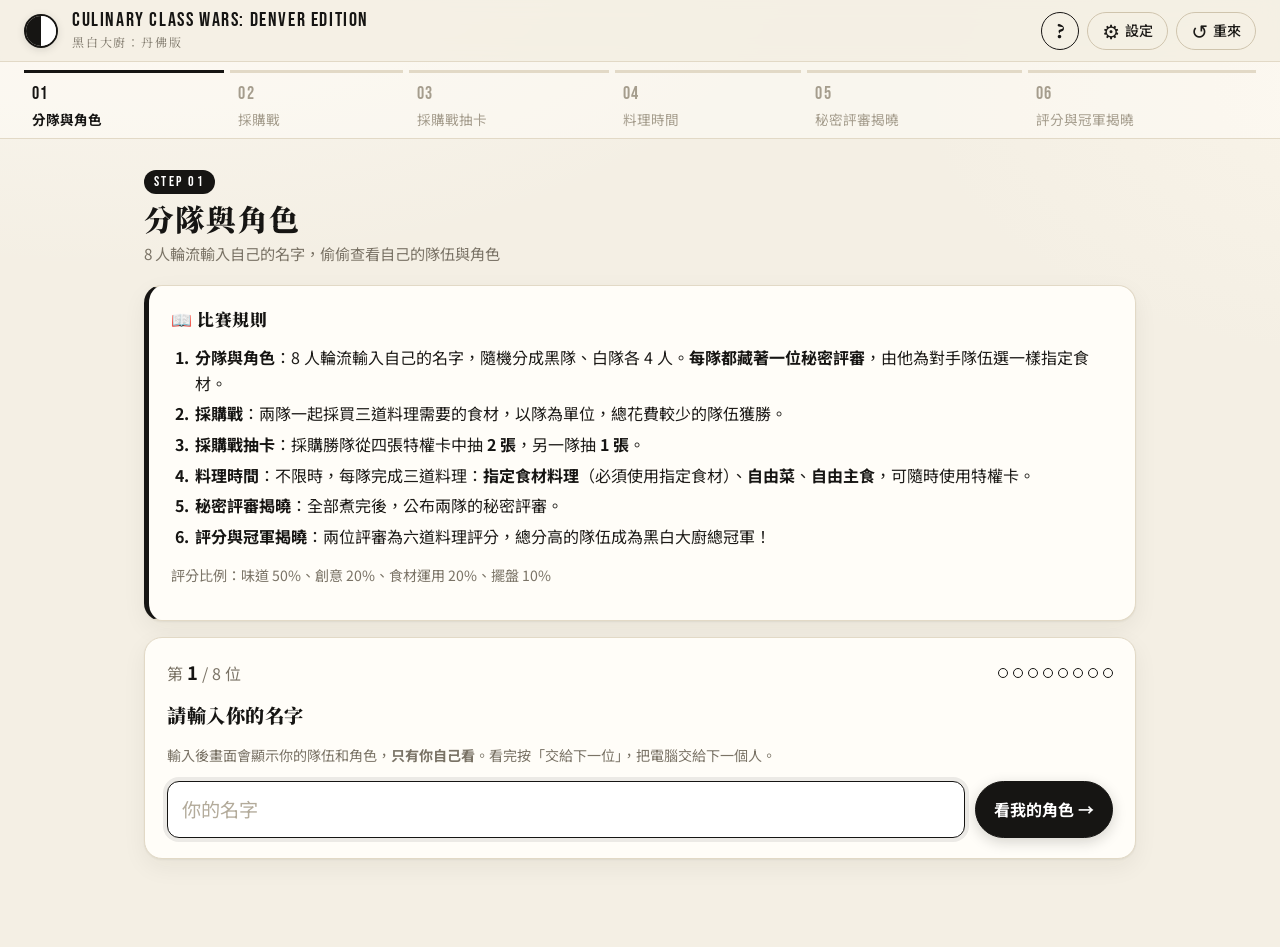
<file: index.html>
<!doctype html>
<html lang="zh-Hant">
<head>
  <meta charset="utf-8">
  <meta name="viewport" content="width=device-width, initial-scale=1">
  <title>Culinary Class Wars: Denver Edition</title>
  <link rel="preconnect" href="https://fonts.googleapis.com">
  <link rel="preconnect" href="https://fonts.gstatic.com" crossorigin>
  <link href="https://fonts.googleapis.com/css2?family=Noto+Sans+TC:wght@400;500;700;900&family=Noto+Serif+TC:wght@700;900&family=Bebas+Neue&display=swap" rel="stylesheet">
  <link rel="stylesheet" href="style.css?v=12">
</head>
<body>
  <header class="topbar">
    <div class="brand">
      <span class="brand-mark"><i class="b"></i><i class="w"></i></span>
      <div>
        <div class="brand-en">CULINARY CLASS WARS: DENVER EDITION</div>
        <div class="brand-zh">黑白大廚：丹佛版</div>
      </div>
    </div>
    <div class="top-actions">
      <button class="ghost help" id="btn-rules" title="規則說明">?</button>
      <button class="ghost" id="btn-settings" title="設定"><span class="ico">⚙</span>設定</button>
      <button class="ghost" id="btn-reset" title="重新開始"><span class="ico">↺</span>重來</button>
    </div>
  </header>

  <nav class="stepper" id="stepper"></nav>

  <main id="app"></main>

  <dialog id="settings">
    <form method="dialog" class="settings-form" id="settings-form"></form>
  </dialog>

  <dialog id="rules">
    <div class="settings-form rules-dialog" id="rules-body"></div>
  </dialog>

  <script src="app.js?v=12"></script>
  <script>
    if ('serviceWorker' in navigator) navigator.serviceWorker.register('sw.js').catch(() => {});
  </script>
</body>
</html>
</file>
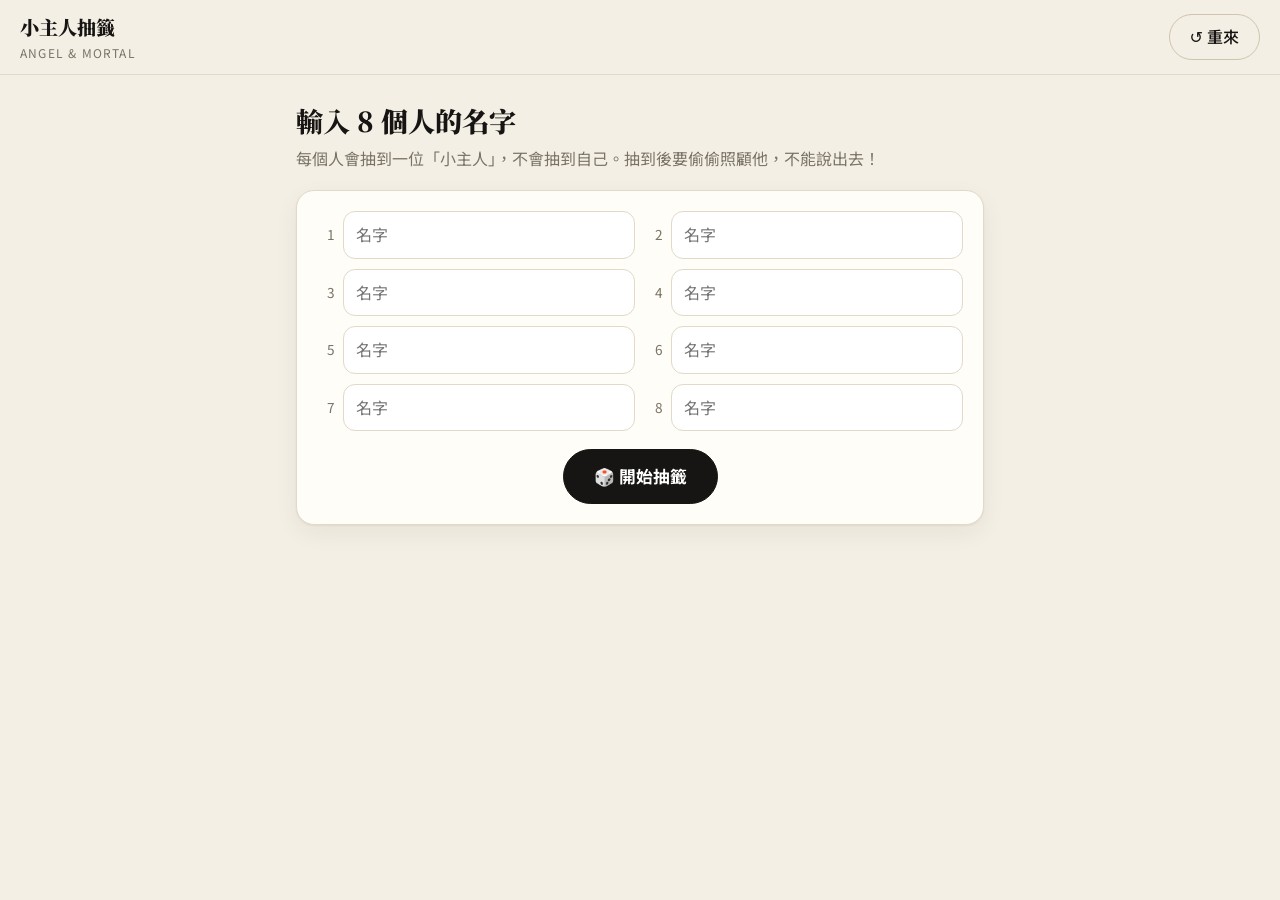
<file: little-master.html>
<!doctype html>
<html lang="zh-Hant">
<head>
  <meta charset="utf-8">
  <meta name="viewport" content="width=device-width, initial-scale=1">
  <title>Angel &amp; Mortal</title>
  <link rel="preconnect" href="https://fonts.googleapis.com">
  <link rel="preconnect" href="https://fonts.gstatic.com" crossorigin>
  <link href="https://fonts.googleapis.com/css2?family=Noto+Sans+TC:wght@400;500;700;900&family=Noto+Serif+TC:wght@700;900&display=swap" rel="stylesheet">
  <style>
    :root {
      --bg: #f4efe4; --panel: #fffdf8; --panel-2: #f8f4ea; --line: #e2d9c6; --line-strong: #cfc4ad;
      --ink: #161513; --white: #fff; --muted: #7a7366; --red: #c0392b;
      --serif: "Noto Serif TC", serif; --sans: "Noto Sans TC", system-ui, sans-serif;
      --shadow: 0 1px 2px rgba(40,32,16,.06), 0 8px 24px rgba(40,32,16,.06);
    }
    * { box-sizing: border-box; }
    html, body { margin: 0; }
    body { background: var(--bg); color: var(--ink); font-family: var(--sans); line-height: 1.6; min-height: 100vh; -webkit-font-smoothing: antialiased; }
    button, input { font: inherit; color: inherit; }
    button { cursor: pointer; border: 1.5px solid var(--line-strong); background: var(--panel); border-radius: 999px; padding: 9px 20px; font-weight: 500; transition: transform .1s, border-color .15s; }
    button:hover:not(:disabled) { border-color: var(--ink); }
    button:active:not(:disabled) { transform: scale(.97); }
    button:disabled { opacity: .35; cursor: not-allowed; }
    button.primary { background: var(--ink); color: var(--white); border-color: var(--ink); font-weight: 700; }
    button.big { padding: 13px 30px; font-size: 1.05rem; }
    button.ghost { background: transparent; }
    input[type=text] { width: 100%; background: var(--white); border: 1.5px solid var(--line); border-radius: 12px; padding: 10px 12px; outline: none; }
    input[type=text]:focus { border-color: var(--ink); box-shadow: 0 0 0 4px rgba(22,21,19,.08); }

    header { display: flex; justify-content: space-between; align-items: center; padding: 12px 20px; border-bottom: 1px solid var(--line); }
    header .t { font-family: var(--serif); font-weight: 900; font-size: 1.2rem; }
    header .t small { display: block; font-family: var(--sans); font-weight: 400; font-size: .75rem; color: var(--muted); letter-spacing: .1em; }
    main { max-width: 720px; margin: 0 auto; padding: 24px 16px 60px; }
    h1 { font-family: var(--serif); font-weight: 900; font-size: 1.7rem; margin: 0 0 4px; }
    .lead { color: var(--muted); margin: 0 0 18px; }
    .card { background: var(--panel); border: 1px solid var(--line); border-radius: 18px; padding: 20px; box-shadow: var(--shadow); margin-bottom: 16px; }
    .names { display: grid; grid-template-columns: 1fr 1fr; gap: 10px; }
    .names label { display: flex; align-items: center; gap: 8px; }
    .names span { width: 18px; text-align: right; color: var(--muted); font-size: .85rem; flex: none; }
    .actions { display: flex; justify-content: center; gap: 10px; flex-wrap: wrap; margin-top: 18px; }
    .error { color: var(--red); margin-top: 10px; text-align: center; }
    .who { display: grid; grid-template-columns: repeat(2, 1fr); gap: 12px; }
    .who button { padding: 18px 10px; border-radius: 16px; font-family: var(--serif); font-weight: 900; font-size: 1.15rem; position: relative; }
    .who button.done { background: var(--panel-2); color: var(--muted); font-weight: 700; }
    .who button.done::after { content: "已抽 ✓"; display: block; font-family: var(--sans); font-size: .75rem; font-weight: 500; }
    .progress { text-align: center; color: var(--muted); margin-bottom: 14px; }
    .progress b { color: var(--ink); }

    .reveal { position: fixed; inset: 0; z-index: 10; background: radial-gradient(circle at 50% 25%, #34312c, var(--ink) 70%); color: var(--white);
      display: flex; align-items: center; justify-content: center; padding: 24px; text-align: center; animation: fade .3s ease both; }
    @keyframes fade { from { opacity: 0; } to { opacity: 1; } }
    .reveal .box { max-width: 440px; width: 100%; }
    .reveal .hi { font-family: var(--serif); font-size: 1.1rem; opacity: .75; }
    .envelope { margin: 24px auto; width: 100%; max-width: 340px; aspect-ratio: 4/3; border-radius: 20px; border: 2px dashed rgba(255,255,255,.45);
      display: flex; flex-direction: column; align-items: center; justify-content: center; cursor: pointer; transition: background .2s; }
    .envelope:hover { background: rgba(255,255,255,.06); }
    .envelope .q { font-family: var(--serif); font-weight: 900; font-size: 4rem; line-height: 1; }
    .envelope.open { cursor: default; border-style: solid; background: var(--white); color: var(--ink); animation: pop .5s cubic-bezier(.2,.8,.2,1) both; }
    @keyframes pop { from { transform: scale(.9); opacity: 0; } to { transform: none; opacity: 1; } }
    .envelope .label { font-size: .9rem; opacity: .7; }
    .envelope .name { font-family: var(--serif); font-weight: 900; font-size: clamp(2.4rem, 12vw, 3.6rem); line-height: 1.2; margin-top: 4px; }
    .reveal .tip { opacity: .7; font-size: .9rem; }
    .reveal button.primary { background: var(--white); color: var(--ink); border-color: var(--white); width: 100%; max-width: 340px; }
    .note { color: var(--muted); font-size: .85rem; text-align: center; margin-top: 8px; }
    @media (max-width: 480px) { .names { grid-template-columns: 1fr; } }
  </style>
</head>
<body>
  <header>
    <div class="t">小主人抽籤<small>ANGEL &amp; MORTAL</small></div>
    <button class="ghost" onclick="App.reset()">↺ 重來</button>
  </header>
  <main id="app"></main>

  <script>
  (() => {
    'use strict';
    const KEY = 'little-master-v1';
    const N = 8;
    const $ = (s) => document.querySelector(s);
    const esc = (s) => String(s ?? '').replace(/[&<>"']/g, (c) => ({ '&': '&amp;', '<': '&lt;', '>': '&gt;', '"': '&quot;', "'": '&#39;' }[c]));
    const rand = (n) => { try { return crypto.getRandomValues(new Uint32Array(1))[0] % n; } catch (e) { return Math.floor(Math.random() * n); } };

    // Random derangement: nobody gets themselves.
    function derange(n) {
      while (true) {
        const a = [...Array(n).keys()];
        for (let i = n - 1; i > 0; i--) { const j = rand(i + 1); [a[i], a[j]] = [a[j], a[i]]; }
        if (a.every((v, i) => v !== i)) return a;
      }
    }

    const fresh = () => ({ names: Array(N).fill(''), target: null, seen: [], showing: null, opened: false });
    let s;
    try { s = Object.assign(fresh(), JSON.parse(localStorage.getItem(KEY)) || {}); } catch (e) { s = fresh(); }
    const save = () => { try { localStorage.setItem(KEY, JSON.stringify(s)); } catch (e) {} };
    let error = '';

    function render() {
      const app = $('#app');
      if (!s.target) {
        app.innerHTML = `
          <h1>輸入 8 個人的名字</h1>
          <p class="lead">每個人會抽到一位「小主人」，不會抽到自己。抽到後要偷偷照顧他，不能說出去！</p>
          <div class="card">
            <div class="names">
              ${s.names.map((n, i) => `<label><span>${i + 1}</span><input type="text" value="${esc(n)}" placeholder="名字" oninput="App.setName(${i}, this.value)"></label>`).join('')}
            </div>
            ${error ? `<div class="error">${esc(error)}</div>` : ''}
            <div class="actions"><button class="primary big" onclick="App.start()">🎲 開始抽籤</button></div>
          </div>`;
        return;
      }
      const done = s.seen.filter(Boolean).length;
      app.innerHTML = `
        <h1>點自己的名字抽小主人</h1>
        <p class="lead">一次一個人看畫面，看完按「我記住了」再交給下一位。</p>
        <div class="card">
          <div class="progress">已抽 <b>${done}</b> / ${N} 人</div>
          <div class="who">
            ${s.names.map((n, i) => `<button class="${s.seen[i] ? 'done' : ''}" onclick="App.open(${i})">${esc(n)}</button>`).join('')}
          </div>
          ${done === N ? `<p class="note">🎉 全部抽完了！忘記的人可以點自己的名字再看一次。</p>` : ''}
        </div>
        ${s.showing !== null ? revealHtml(s.showing) : ''}`;
    }

    function revealHtml(i) {
      return `
        <div class="reveal">
          <div class="box">
            <div class="hi">${esc(s.names[i])}，你的小主人是</div>
            ${s.opened
              ? `<div class="envelope open"><div class="label">小主人</div><div class="name">${esc(s.names[s.target[i]])}</div></div>
                 <p class="tip">記好了嗎？不要讓任何人知道喔 🤫</p>
                 <button class="primary big" onclick="App.close()">我記住了，交給下一位</button>`
              : `<div class="envelope" onclick="App.flip()"><div class="q">?</div><div class="label">點一下打開</div></div>
                 <p class="tip">確認旁邊沒人在偷看</p>
                 <button class="ghost" style="color:#fff;border-color:rgba(255,255,255,.4)" onclick="App.close()">不是我，返回</button>`}
          </div>
        </div>`;
    }

    window.App = {
      setName(i, v) { s.names[i] = v; error = ''; save(); },   // no re-render: keeps Chinese IME input intact
      start() {
        const names = s.names.map((n) => n.trim());
        if (names.some((n) => !n)) { error = '請填滿 8 個名字'; render(); return; }
        if (new Set(names).size !== N) { error = '有重複的名字，請修改'; render(); return; }
        s.names = names; s.target = derange(N); s.seen = Array(N).fill(false); s.showing = null; s.opened = false;
        save(); render();
      },
      open(i) {
        if (s.seen[i] && !confirm(`${s.names[i]} 已經抽過了，確定是本人要再看一次嗎？`)) return;
        s.showing = i; s.opened = false; save(); render();
      },
      flip() { s.opened = true; s.seen[s.showing] = true; save(); render(); },
      close() { s.showing = null; s.opened = false; save(); render(); },
      reset() {
        if (!confirm('確定要清除名單和抽籤結果，重新開始嗎？')) return;
        s = fresh(); error = ''; save(); render();
      },
    };

    render();
  })();
  </script>
</body>
</html>
</file>
<file: style.css>
/* =========================================================
   Culinary Class Wars: Denver Edition — cream & ink theme
   ========================================================= */
:root {
  --bg: #f4efe4;          /* cream page */
  --bg-2: #ede6d6;        /* slightly deeper cream */
  --panel: #fffdf8;       /* card paper */
  --panel-2: #f8f4ea;     /* inner paper */
  --line: #e2d9c6;
  --line-strong: #cfc4ad;
  --ink: #161513;         /* black */
  --ink-2: #2b2925;
  --text: #1d1b18;
  --muted: #7a7366;
  --white: #ffffff;
  --warn: #b7791f;
  --red: #c0392b;
  --radius: 18px;
  --radius-sm: 12px;
  --shadow: 0 1px 2px rgba(40, 32, 16, .06), 0 8px 24px rgba(40, 32, 16, .06);
  --shadow-lg: 0 2px 4px rgba(40, 32, 16, .08), 0 18px 40px rgba(40, 32, 16, .12);
  --serif: "Noto Serif TC", "Songti TC", serif;
  --sans: "Noto Sans TC", system-ui, -apple-system, sans-serif;
  --display: "Bebas Neue", "Noto Sans TC", sans-serif;
}

* { box-sizing: border-box; }
html { font-size: 100%; }              /* 16px base on desktop */
html, body { margin: 0; }
body {
  background:
    radial-gradient(1200px 600px at 10% -10%, #fbf8f1 0%, transparent 60%),
    radial-gradient(900px 500px at 110% 10%, #f9f4e9 0%, transparent 55%),
    var(--bg);
  background-attachment: fixed;
  color: var(--text);
  font-family: var(--sans);
  min-height: 100vh;
  line-height: 1.6;
  -webkit-font-smoothing: antialiased;
}

button, input, textarea { font: inherit; color: inherit; }

/* ---------- Buttons ---------- */
button {
  cursor: pointer;
  border: 1.5px solid var(--line-strong);
  background: var(--panel);
  border-radius: 999px;
  padding: 8px 18px;
  font-weight: 500;
  transition: background .15s, border-color .15s, color .15s, transform .1s, box-shadow .15s;
}
button:hover:not(:disabled) { border-color: var(--ink); }
button:active:not(:disabled) { transform: scale(.97); }
button:disabled { opacity: .35; cursor: not-allowed; }
button.primary, button.gold {
  background: var(--ink); color: var(--white); border-color: var(--ink); font-weight: 700;
  box-shadow: 0 4px 14px rgba(22, 21, 19, .18);
}
button.primary:hover:not(:disabled), button.gold:hover:not(:disabled) { background: var(--ink-2); box-shadow: 0 6px 18px rgba(22, 21, 19, .25); }
button.ghost { background: transparent; }
button.danger { color: var(--red); border-color: transparent; }
button.danger:hover:not(:disabled) { border-color: var(--red); }
button.big { padding: 12px 28px; font-size: 1rem; letter-spacing: .02em; }

input[type=text], input[type=number], textarea {
  background: var(--white);
  border: 1.5px solid var(--line);
  border-radius: var(--radius-sm);
  padding: 9px 12px;
  width: 100%;
  outline: none;
  transition: border-color .15s, box-shadow .15s;
}
input::placeholder, textarea::placeholder { color: #b3ab9b; }
input:focus, textarea:focus { border-color: var(--ink); box-shadow: 0 0 0 4px rgba(22, 21, 19, .08); }

/* ---------- Top bar ---------- */
.topbar {
  display: flex; align-items: center; justify-content: space-between; gap: 12px;
  padding: 10px 24px;
  border-bottom: 1px solid var(--line);
  position: sticky; top: 0; z-index: 10;
  background: rgba(244, 239, 228, .88);
  backdrop-filter: saturate(1.2) blur(10px);
}
.brand { display: flex; align-items: center; gap: 14px; }
.brand-mark {
  display: flex; width: 34px; height: 34px; border-radius: 50%; overflow: hidden;
  border: 2px solid var(--ink); box-shadow: 0 2px 8px rgba(0, 0, 0, .12); flex: none;
}
.brand-mark i { flex: 1; }
.brand-mark .b { background: var(--ink); }
.brand-mark .w { background: var(--white); }
.brand-en { font-family: var(--display); font-size: 1.25rem; letter-spacing: .08em; line-height: 1; color: var(--ink); }
.brand-zh { font-family: var(--serif); font-size: .75rem; color: var(--muted); letter-spacing: .15em; margin-top: 2px; }
.top-actions { display: flex; gap: 8px; align-items: center; }
.top-actions button { white-space: nowrap; padding: 6px 14px; font-size: .88rem; display: inline-flex; align-items: center; gap: 5px; height: 38px; }
.top-actions .ico { font-size: 1.25rem; line-height: 1; }
button.help {
  width: 38px; height: 38px; padding: 0; border-radius: 50%; justify-content: center;
  font-family: var(--serif); font-weight: 900; font-size: 1.15rem;
  border-color: var(--ink); color: var(--ink);
}
button.help:hover:not(:disabled) { background: var(--ink); color: var(--white); }

/* ---------- Stepper ---------- */
.stepper {
  display: flex; gap: 6px; overflow-x: auto;
  padding: 8px 24px 6px; border-bottom: 1px solid var(--line);
  scrollbar-width: none; background: rgba(255, 253, 248, .45);
}
.stepper::-webkit-scrollbar { display: none; }
.stepper .s {
  flex: 1 0 auto; min-width: 112px;
  font-size: .85rem; color: #a59d8d;
  padding: 6px 8px 2px; border-top: 3px solid var(--line);
  white-space: nowrap; transition: color .2s, border-color .2s;
}
.stepper .s b { display: block; font-family: var(--display); font-size: 1.15rem; letter-spacing: .08em; font-weight: 400; }
.stepper .s.done { border-color: #9b927f; color: var(--muted); }
.stepper .s.done:hover { color: var(--ink); }
.stepper .s.active { border-color: var(--ink); color: var(--ink); font-weight: 700; }

/* ---------- Layout ---------- */
main { max-width: 1040px; margin: 0 auto; padding: 28px 24px 72px; }
.page-head { margin-bottom: 20px; }
.page-head .num {
  display: inline-block; font-family: var(--display); letter-spacing: .18em; font-size: .85rem;
  color: var(--white); background: var(--ink); padding: 2px 10px 0; border-radius: 999px; margin-bottom: 6px;
}
.page-head h1 { margin: 0; font-family: var(--serif); font-size: 1.85rem; font-weight: 900; letter-spacing: .04em; line-height: 1.25; color: var(--ink); }
.page-head p { margin: 4px 0 0; color: var(--muted); font-size: .95rem; }

.card {
  background: var(--panel);
  border: 1px solid var(--line);
  border-radius: var(--radius);
  padding: 20px 22px;
  margin-bottom: 16px;
  box-shadow: var(--shadow);
}
.card h3 { margin: 0 0 12px; font-family: var(--serif); font-size: 1.05rem; font-weight: 900; letter-spacing: .03em; color: var(--ink); }
.grid-2 { display: grid; grid-template-columns: 1fr 1fr; gap: 16px; }
.grid-3 { display: grid; grid-template-columns: repeat(3, 1fr); gap: 16px; }

.actions { display: flex; gap: 10px; justify-content: flex-end; flex-wrap: wrap; margin-top: 22px; }
.actions.center { justify-content: center; }
.muted { color: var(--muted); }
.small { font-size: .88rem; }
.hint { color: var(--muted); font-size: .88rem; margin-top: 10px; }
.error { color: var(--red); font-size: .95rem; margin-top: 12px; font-weight: 500; }

/* ---------- Rules cards ---------- */
.rule-card { background: var(--panel); border-left: 5px solid var(--ink); }
ol.rules, ul.rules { margin: 0; padding-left: 1.4em; }
.rules li { margin: 5px 0; padding-left: 2px; }
.rules li::marker { font-weight: 700; color: var(--ink); }
.rules b { color: var(--ink); }
.rules.cards { list-style: none; padding: 0; }
.rules.cards li { display: flex; gap: 14px; padding: 12px 0; margin: 0; border-top: 1px solid var(--line); }
.rules.cards li:first-child { border-top: none; }
.rules.cards .ic {
  font-size: 1.5rem; width: 48px; height: 48px; flex: none; display: flex; align-items: center; justify-content: center;
  background: var(--panel-2); border: 1px solid var(--line); border-radius: 14px;
}

/* ---------- Players ---------- */
.player-list { display: grid; grid-template-columns: repeat(auto-fill, minmax(220px, 1fr)); gap: 10px; }
.player-row { display: flex; gap: 8px; align-items: center; }
.player-row .idx { width: 26px; color: var(--muted); font-family: var(--display); font-size: 1.1rem; text-align: right; flex: none; }
.player-row button { padding: 8px 12px; flex: none; }
.add-btn { border-style: dashed; color: var(--muted); background: transparent; }
.add-btn:hover:not(:disabled) { color: var(--ink); }

.judge-mode {
  display: flex; align-items: center; gap: 10px; flex-wrap: wrap; margin-bottom: 18px;
  padding: 12px 14px; background: var(--panel-2); border: 1px solid var(--line); border-radius: var(--radius-sm);
}
.judge-mode > span:first-child { font-weight: 700; }
.judge-mode button { padding: 7px 16px; font-size: .92rem; }
.judge-mode button.on { background: var(--ink); color: var(--white); border-color: var(--ink); font-weight: 700; }
.jflag {
  display: flex; align-items: center; gap: 5px; font-size: .82rem; color: var(--muted); flex: none; cursor: pointer;
  padding: 6px 10px; border: 1.5px solid var(--line); border-radius: 999px; background: var(--white); user-select: none;
}
.jflag.on { color: var(--white); background: var(--ink); border-color: var(--ink); font-weight: 700; }
.jflag input { margin: 0; accent-color: var(--ink); }

/* ---------- Teams ---------- */
.team {
  border-radius: var(--radius); padding: 20px; position: relative; overflow: hidden;
  border: 1.5px solid var(--line); box-shadow: var(--shadow);
}
.team.black { background: var(--ink); color: var(--white); border-color: var(--ink); }
.team.black::after {
  content: ""; position: absolute; right: -40px; top: -40px; width: 140px; height: 140px; border-radius: 50%;
  border: 1px solid rgba(255, 255, 255, .08);
}
.team.white { background: var(--white); color: var(--ink); border-color: var(--ink); }
.team.judges { background: var(--panel-2); border: 1.5px dashed var(--ink-2); box-shadow: none; }
.team .label { font-family: var(--display); font-size: 1.6rem; letter-spacing: .1em; line-height: 1; }
.team .label small { font-family: var(--serif); font-size: 1rem; font-weight: 700; margin-left: 8px; opacity: .65; letter-spacing: .1em; }
.team ul { list-style: none; padding: 0; margin: 12px 0 0; }
.team li { padding: 7px 0; border-top: 1px solid rgba(128, 128, 128, .22); font-weight: 500; font-size: 1rem; }
.reveal { animation: pop .55s cubic-bezier(.2, .8, .2, 1) both; }
@keyframes pop { from { opacity: 0; transform: translateY(14px) scale(.97); } to { opacity: 1; transform: none; } }

.pill { display: inline-block; padding: 3px 12px; border-radius: 999px; font-size: .8rem; font-weight: 700; letter-spacing: .05em; vertical-align: middle; }
.pill.black { background: var(--ink); color: var(--white); border: 1.5px solid var(--ink); }
.pill.white { background: var(--white); color: var(--ink); border: 1.5px solid var(--ink); }
.pill.gold { background: var(--ink); color: var(--white); }
.pill.gray { background: var(--bg-2); color: var(--ink-2); }

/* ---------- Matchups ---------- */
.match { display: grid; grid-template-columns: 1fr auto 1fr; align-items: center; gap: 12px; padding: 10px 0; border-top: 1px solid var(--line); font-size: 1rem; }
.match:first-of-type { border-top: none; }
.match .vs { font-family: var(--display); color: var(--muted); font-size: 1.4rem; letter-spacing: .1em; text-align: center; }
.match .side { display: flex; align-items: center; gap: 10px; font-weight: 500; }
.match .side.right { justify-content: flex-end; }
.ingredient-row { display: grid; grid-template-columns: 100px 1fr; gap: 12px; align-items: center; margin-bottom: 12px; }
.ingredient-row label { color: var(--ink-2); font-weight: 700; font-family: var(--serif); }

.spend-input { display: flex; align-items: center; gap: 10px; margin-top: 16px; }
.spend-input span { font-family: var(--display); font-size: 1.6rem; }
.spend-input input { font-size: 1.3rem; font-weight: 700; }
.team.black input { background: #24221f; color: var(--white); border-color: #3a3732; }
.team.black input:focus { border-color: var(--white); box-shadow: 0 0 0 4px rgba(255, 255, 255, .12); }
.team.white input { background: var(--panel-2); color: var(--ink); }

.result-banner {
  text-align: center; padding: 22px 20px; border-radius: var(--radius);
  background: var(--panel); border: 1.5px solid var(--ink);
  margin-top: 20px; box-shadow: var(--shadow);
}
.result-banner .big { font-family: var(--serif); font-size: 1.65rem; font-weight: 900; color: var(--ink); letter-spacing: .04em; }

/* ---------- Draw cards ---------- */
.deck { display: grid; grid-template-columns: repeat(4, 1fr); gap: 16px; perspective: 1200px; margin-top: 16px; }
.pcard { min-height: 270px; position: relative; cursor: pointer; border: none; padding: 0; background: none; border-radius: 18px; box-shadow: none; }
.pcard:hover:not(:disabled) { background: none; }
.pcard .inner { position: absolute; inset: 0; transition: transform .7s cubic-bezier(.3, .7, .2, 1); transform-style: preserve-3d; }
.pcard.flipped .inner { transform: rotateY(180deg); }
.pcard:not(.flipped):not(:disabled):hover .inner { transform: translateY(-6px); }
.pcard .face {
  position: absolute; inset: 0; backface-visibility: hidden; border-radius: 18px;
  display: flex; flex-direction: column; align-items: center; justify-content: center; padding: 20px; text-align: center;
}
.pcard .back {
  background:
    radial-gradient(circle at 50% 50%, transparent 0 46px, rgba(255, 255, 255, .9) 46px 48px, transparent 48px),
    repeating-linear-gradient(45deg, #1d1c1a 0 12px, #141311 12px 24px);
  border: 6px solid var(--white); outline: 1.5px solid var(--ink);
  color: var(--white); font-family: var(--serif); font-weight: 900; font-size: 2.6rem;
  box-shadow: var(--shadow-lg);
}
.pcard .front {
  background: var(--white); color: var(--ink); transform: rotateY(180deg);
  border: 1.5px solid var(--ink); box-shadow: var(--shadow-lg);
}
.pcard .front .ic { font-size: 2.2rem; margin-bottom: 6px; }
.pcard .front .t { font-family: var(--serif); font-weight: 900; font-size: 1.1rem; margin-bottom: 8px; letter-spacing: .04em; }
.pcard .front .d { font-size: .85rem; color: var(--ink-2); line-height: 1.55; }
.pcard .front .n { font-size: .78rem; color: var(--muted); margin-top: 10px; padding-top: 10px; border-top: 1px dashed var(--line-strong); }
.pcard.mine .front { box-shadow: 0 0 0 4px var(--ink), var(--shadow-lg); }
.pcard.other.flipped { opacity: .4; filter: grayscale(1); }
.pcard:disabled { cursor: default; }

.held-card { display: flex; gap: 14px; align-items: flex-start; padding: 12px 0; border-top: 1px solid var(--line); }
.held-card:first-of-type { border-top: none; }
.held-card .ic {
  font-size: 1.5rem; width: 48px; height: 48px; flex: none; display: flex; align-items: center; justify-content: center;
  background: var(--panel-2); border: 1px solid var(--line); border-radius: 14px;
}
.held-card b { font-family: var(--serif); font-size: 1.05rem; }

/* ---------- Timer ---------- */
.timer-wrap { text-align: center; padding: 28px 18px; }
.timer {
  font-family: var(--display); font-size: clamp(4.5rem, 18vw, 11rem); line-height: .95; letter-spacing: .04em;
  font-variant-numeric: tabular-nums; color: var(--ink);
}
.timer.warn { color: var(--warn); }
.timer.danger { color: var(--red); animation: blink 1s steps(2) infinite; }
.timer.over { color: var(--red); }
@keyframes blink { 50% { opacity: .55; } }
.progress { height: 8px; background: var(--bg-2); border-radius: 99px; overflow: hidden; margin: 20px auto 0; max-width: 720px; }
.progress > div { height: 100%; background: var(--ink); border-radius: 99px; transition: width 1s linear; }
#timer-msg { font-size: .95rem; }
.timer-controls { display: flex; gap: 8px; justify-content: center; flex-wrap: wrap; margin-top: 20px; }
.timer-setup { display: flex; align-items: center; justify-content: center; gap: 10px; margin-top: 18px; font-size: 1rem; font-weight: 500; }
.timer-setup input { width: 100px; text-align: center; font-family: var(--display); font-size: 1.7rem; padding: 6px 10px; }
.timer-wrap.fs {
  position: fixed; inset: 0; z-index: 50; margin: 0; border-radius: 0; border: none;
  background: var(--bg); display: flex; flex-direction: column; justify-content: center; overflow-y: auto; padding: 40px;
}

/* ---------- Card use (team battle) ---------- */
.card-use { text-align: left; margin-top: 26px; padding-top: 20px; border-top: 1px solid var(--line); }
.use-grid { display: grid; grid-template-columns: 1fr 1fr; gap: 16px; }
.use-col { background: var(--panel-2); border: 1px solid var(--line); border-radius: var(--radius-sm); padding: 16px; }
.use-head { margin-bottom: 10px; font-weight: 700; }
.use-row { display: flex; justify-content: space-between; align-items: center; gap: 10px; padding: 8px 0; border-top: 1px solid var(--line); font-size: .95rem; }
.use-row button { padding: 7px 18px; }
.use-row.used span { opacity: .45; text-decoration: line-through; }
.effects { display: grid; gap: 12px; margin-bottom: 18px; }
.effect {
  display: flex; align-items: center; gap: 14px; padding: 14px 16px; border-radius: var(--radius);
  border: 1.5px solid var(--ink); animation: pop .4s ease both; box-shadow: var(--shadow-lg);
}
.effect.black { background: var(--ink); color: var(--white); }
.effect.white { background: var(--white); color: var(--ink); }
.effect .ic { font-size: 2.2rem; }
.effect .body { flex: 1; font-size: .95rem; }
.effect .op { opacity: .6; }
.effect .fx-cd { font-family: var(--display); font-size: 2.3rem; font-variant-numeric: tabular-nums; min-width: 120px; text-align: center; }
.effect .fx-cd.done { color: var(--red); font-family: var(--sans); font-size: 1.2rem; font-weight: 900; }
.effect.black button.ghost { color: var(--white); border-color: rgba(255, 255, 255, .35); }

/* ---------- Scoring ---------- */
.tabs { display: flex; gap: 10px; margin-bottom: 20px; flex-wrap: wrap; }
.tabs button { padding: 8px 16px; }
.tabs button.on { background: var(--ink); color: var(--white); border-color: var(--ink); font-weight: 700; }
.dish { background: var(--panel-2); border: 1px solid var(--line); border-radius: var(--radius); padding: 18px; }
.dish h4 { margin: 0 0 2px; font-family: var(--serif); font-size: 1.1rem; font-weight: 900; color: var(--ink); }
.dish .sub { color: var(--muted); font-size: .88rem; margin-bottom: 14px; }
.crit { display: grid; grid-template-columns: 112px 1fr 40px; gap: 10px; align-items: center; margin: 8px 0; }
.crit label { font-weight: 500; }
.crit label small { color: var(--muted); font-weight: 400; }
.crit output { text-align: right; font-family: var(--display); font-size: 1.25rem; font-variant-numeric: tabular-nums; }
.crit-hint { font-size: .82rem; color: var(--muted); margin: -6px 0 10px; padding: 8px 12px; background: var(--white); border-radius: 10px; border: 1px dashed var(--line-strong); }
.dish .total { text-align: right; margin-top: 14px; padding-top: 12px; border-top: 1px solid var(--line); color: var(--muted); }
.dish .total b { color: var(--ink); font-family: var(--display); font-size: 1.6rem; font-weight: 400; margin: 0 4px; }
input[type=range] { width: 100%; accent-color: var(--ink); height: 22px; cursor: pointer; }
.locked { text-align: center; padding: 50px 20px; color: var(--muted); }
.locked .icon { font-size: 2.6rem; }
.locked p { font-size: 1.1rem; }

table.results { width: 100%; border-collapse: collapse; font-variant-numeric: tabular-nums; }
table.results th, table.results td { padding: 9px 8px; border-bottom: 1px solid var(--line); text-align: center; }
table.results th { color: var(--muted); font-weight: 500; font-size: .85rem; letter-spacing: .03em; }
table.results td.win { font-weight: 900; color: var(--ink); background: var(--bg-2); }

.scoreline { display: flex; align-items: center; justify-content: center; gap: 26px; margin: 14px 0 20px; }
.scoreline .n { font-family: var(--display); font-size: 4rem; line-height: 1; color: var(--ink); }
.scoreline .dash { font-size: 2.2rem; color: var(--line-strong); }

/* ---------- Champion ---------- */
.champion { text-align: center; padding: 44px 20px; border-radius: var(--radius); position: relative; overflow: hidden; box-shadow: var(--shadow-lg); }
.champion.black { background: radial-gradient(circle at 50% 15%, #3a3732, var(--ink) 70%); color: var(--white); }
.champion.white { background: radial-gradient(circle at 50% 15%, #fff, #f3eee2 75%); color: var(--ink); border: 2px solid var(--ink); }
.champion.tie { background: linear-gradient(90deg, var(--ink) 50%, var(--white) 50%); border: 2px solid var(--ink); }
.champion .trophy { font-size: 3.4rem; }
.champion .title { font-family: var(--display); font-size: clamp(2.6rem, 9vw, 5rem); letter-spacing: .08em; line-height: 1; margin-top: 6px; }
.champion .members { margin-top: 10px; font-family: var(--serif); font-size: 1.15rem; font-weight: 700; letter-spacing: .08em; }
.champion.tie .title { color: var(--white); mix-blend-mode: difference; }
.confetti { position: fixed; top: -20px; width: 10px; height: 14px; z-index: 100; pointer-events: none; animation: fall linear forwards; }
@keyframes fall { to { transform: translateY(110vh) rotate(720deg); } }

.curtain { text-align: center; padding: 48px 20px; }
.curtain .q { font-family: var(--serif); font-weight: 900; font-size: 4.5rem; color: var(--ink); line-height: 1; }
.curtain p { font-size: 1.1rem; color: var(--muted); }

/* ---------- Dialogs ---------- */
dialog {
  background: var(--panel); color: var(--text); border: 1px solid var(--line); border-radius: 22px;
  max-width: 680px; width: calc(100% - 32px); padding: 0; box-shadow: 0 30px 80px rgba(30, 24, 12, .25);
}
dialog::backdrop { background: rgba(30, 26, 20, .45); backdrop-filter: blur(3px); }
.settings-form { padding: 24px; max-height: 85vh; overflow-y: auto; }
.settings-form h2 { margin: 0 0 14px; font-family: var(--serif); font-weight: 900; font-size: 1.35rem; color: var(--ink); }
.settings-form h3 { margin: 26px 0 10px; font-family: var(--serif); font-size: 1.1rem; color: var(--ink); }
.settings-form label { display: block; }
.set-row { display: grid; grid-template-columns: 1fr 96px; gap: 8px; margin-bottom: 8px; }
.set-card { display: grid; grid-template-columns: 1fr; gap: 8px; margin-bottom: 12px; padding: 14px; background: var(--panel-2); border: 1px solid var(--line); border-radius: var(--radius-sm); }
.set-card textarea { min-height: 60px; resize: vertical; }
.rules-dialog .num { font-family: var(--display); color: var(--muted); letter-spacing: .15em; }
.rules-dialog h2 { margin: 2px 0 16px; }

/* ---------- Responsive ---------- */
@media (max-width: 860px) {
  .deck { grid-template-columns: repeat(2, 1fr); }
}
@media (max-width: 720px) {
  html { font-size: 93.75%; }   /* 15px on phones */
  .grid-2, .grid-3, .use-grid { grid-template-columns: 1fr; }
  .grid-2, .grid-3 { gap: 12px; }
  main { padding: 18px 14px 64px; }
  .topbar { padding: 8px 14px; }
  .stepper { padding: 6px 14px 4px; }
  .stepper .s { min-width: 92px; font-size: .78rem; }
  .stepper .s b { font-size: 1rem; }
  .page-head { margin-bottom: 14px; }
  .page-head h1 { font-size: 1.45rem; }
  .page-head p { font-size: .88rem; }
  .card { padding: 16px 14px; margin-bottom: 12px; border-radius: 14px; }
  .team { padding: 16px; }
  .team .label { font-size: 1.4rem; }
  .player-list { grid-template-columns: 1fr; }
  .ingredient-row { grid-template-columns: 64px 1fr; gap: 8px; }
  .crit { grid-template-columns: 88px 1fr 34px; gap: 8px; }
  .dish { padding: 14px; }
  .deck { gap: 10px; }
  .pcard { min-height: 230px; }
  .pcard .face { padding: 12px; }
  .pcard .back { font-size: 2rem; border-width: 4px; }
  .scoreline .n { font-size: 3.2rem; }
  .effect { flex-wrap: wrap; }
  .effect .fx-cd { min-width: 0; font-size: 2rem; }
  .actions { margin-top: 16px; }
  .actions button { flex: 1 1 auto; }
  button.big { padding: 11px 22px; }
  .match { gap: 8px; font-size: .95rem; }
  .settings-form { padding: 18px; }
}
@media (max-width: 520px) {
  .brand { gap: 8px; }
  .brand-en { font-size: .92rem; letter-spacing: .04em; }
  .brand-zh { font-size: .7rem; letter-spacing: .08em; }
  .brand-mark { width: 28px; height: 28px; }
  .top-actions { gap: 4px; }
  .top-actions button:not(.help) { padding: 4px 9px; font-size: .78rem; height: 32px; }
  .top-actions .ico { font-size: 1.05rem; }
  button.help { width: 32px; height: 32px; font-size: 1rem; }
  .timer-controls button { padding: 7px 12px; font-size: .85rem; }
}

/* ---------- No-timer rounds ---------- */
.no-timer { display: flex; align-items: center; gap: 14px; }
.no-timer .nt-icon { font-size: 2rem; }
.no-timer b { font-family: var(--serif); font-size: 1.1rem; }
.card > .card-use { margin-top: 0; padding-top: 0; border-top: none; }

/* ---------- Name entry ---------- */
.entry-card h3 { font-size: 1.2rem; }
.entry-progress { display: flex; justify-content: space-between; align-items: center; gap: 12px; margin-bottom: 12px; color: var(--muted); }
.entry-progress b { color: var(--ink); font-size: 1.15rem; }
.entry-progress .dots { display: flex; gap: 5px; }
.entry-progress .dots i { width: 10px; height: 10px; border-radius: 50%; border: 1.5px solid var(--ink); }
.entry-progress .dots i.on { background: var(--ink); }
.entry-row { display: flex; gap: 10px; margin-top: 12px; }
.entry-row input { font-size: 1.2rem; padding: 12px 14px; }
.entry-row button { flex: none; }
.entered { display: flex; flex-wrap: wrap; align-items: center; gap: 6px; margin-top: 16px; padding-top: 14px; border-top: 1px solid var(--line); }
.entered .chip { background: var(--panel-2); border: 1px solid var(--line); border-radius: 999px; padding: 3px 12px; font-size: .88rem; }
.entered button { padding: 4px 12px; font-size: .82rem; margin-left: auto; }

/* ---------- Secret role card (full screen) ---------- */
.role-screen {
  position: fixed; inset: 0; z-index: 40; overflow-y: auto;
  display: flex; align-items: center; justify-content: center; padding: 32px 20px;
  animation: fadein .35s ease both;
}
@keyframes fadein { from { opacity: 0; } to { opacity: 1; } }
.role-screen.black { background: radial-gradient(circle at 50% 25%, #34312c, var(--ink) 70%); color: var(--white); }
.role-screen.white { background: radial-gradient(circle at 50% 25%, #ffffff, #f1ece1 75%); color: var(--ink); }
.rc-inner { width: 100%; max-width: 520px; text-align: center; animation: pop .55s cubic-bezier(.2, .8, .2, 1) .1s both; }
.rc-hello { font-family: var(--serif); font-size: 1.15rem; opacity: .75; }
.rc-team { font-family: var(--display); font-size: clamp(4.5rem, 20vw, 7.5rem); letter-spacing: .1em; line-height: 1; margin-top: 8px; }
.rc-team-zh { font-family: var(--serif); font-weight: 900; font-size: 1.5rem; letter-spacing: .3em; margin-top: 2px; }
.rc-role {
  display: inline-block; margin-top: 22px; padding: 10px 26px; border-radius: 999px;
  font-family: var(--serif); font-weight: 900; font-size: 1.5rem; border: 2px solid currentColor;
}
.role-screen.black .rc-role.judge { background: var(--white); color: var(--ink); border-color: var(--white); }
.role-screen.white .rc-role.judge { background: var(--ink); color: var(--white); border-color: var(--ink); }
.rc-desc { margin: 18px auto 0; max-width: 400px; font-size: .98rem; opacity: .8; line-height: 1.7; }
.rc-pick { margin-top: 22px; padding: 18px; border-radius: var(--radius); border: 1.5px dashed currentColor; }
.rc-pick-title { margin-bottom: 12px; }
.ing-grid { display: grid; grid-template-columns: repeat(3, 1fr); gap: 10px; }
.ing-grid button { font-size: 1.05rem; font-weight: 700; padding: 12px 6px; border-radius: 14px; }
.role-screen.black .ing-grid button { background: transparent; color: var(--white); border-color: rgba(255, 255, 255, .4); }
.role-screen.black .ing-grid button.on { background: var(--white); color: var(--ink); border-color: var(--white); }
.role-screen.white .ing-grid button.on { background: var(--ink); color: var(--white); border-color: var(--ink); }
.ing-grid button:disabled { opacity: .45; }
.ing-grid button.on:disabled { opacity: 1; }
.rc-next { margin-top: 26px; width: 100%; max-width: 360px; }
.role-screen.black .rc-next { background: var(--white); color: var(--ink); border-color: var(--white); font-weight: 700; }
.role-screen.white .rc-next { background: var(--ink); color: var(--white); border-color: var(--ink); font-weight: 700; }

/* ---------- Team announcement ---------- */
.assigned-ing {
  margin-top: 16px; padding-top: 12px; border-top: 1px dashed rgba(128, 128, 128, .45);
  display: flex; justify-content: space-between; align-items: baseline; font-size: .9rem; opacity: .9;
}
.assigned-ing b { font-family: var(--serif); font-size: 1.5rem; }
.peek-list { display: flex; flex-wrap: wrap; gap: 8px; }
.peek-list button { padding: 6px 16px; font-size: .92rem; }

@media (max-width: 520px) {
  .entry-row { flex-direction: column; }
  .entry-row button { width: 100%; }
  .ing-grid { grid-template-columns: repeat(2, 1fr); }
}

/* ---------- Shared draw: card owner ---------- */
.pcard .front .owner-tag { position: absolute; top: 12px; left: 50%; transform: translateX(-50%); }
.pcard.owner-black .front { box-shadow: 0 0 0 4px var(--ink), var(--shadow-lg); }
.pcard.owner-white .front { box-shadow: 0 0 0 4px var(--white), 0 0 0 5.5px var(--ink), var(--shadow-lg); }

/* ---------- Cooking page ---------- */
.members-line { margin-top: 10px; opacity: .75; font-size: .95rem; }
.dish-list { margin: 14px 0 0; padding: 0; list-style: none; counter-reset: dish; }
.dish-list li {
  counter-increment: dish; display: grid; grid-template-columns: 30px 1fr; column-gap: 8px;
  padding: 10px 0; border-top: 1px solid rgba(128, 128, 128, .25);
}
.dish-list li::before { content: counter(dish); grid-row: span 2; font-family: var(--display); font-size: 1.6rem; line-height: 1.1; opacity: .5; }
.dish-list li b { font-family: var(--serif); font-size: 1.08rem; }
.dish-list li span { font-size: .85rem; opacity: .7; }

/* ---------- Judge reveal ---------- */
.judge-reveal { text-align: center; padding: 30px 20px; }
.judge-reveal .label { text-align: left; }
.jr-name { font-family: var(--serif); font-weight: 900; font-size: 2.2rem; margin-top: 20px; }
.jr-note { margin-top: 8px; opacity: .7; font-size: .92rem; }

/* ---------- Results ---------- */
table.results tr.total-row td { border-bottom: 2px solid var(--ink); font-weight: 700; }
table.results td:first-child { text-align: left; }
</file>
